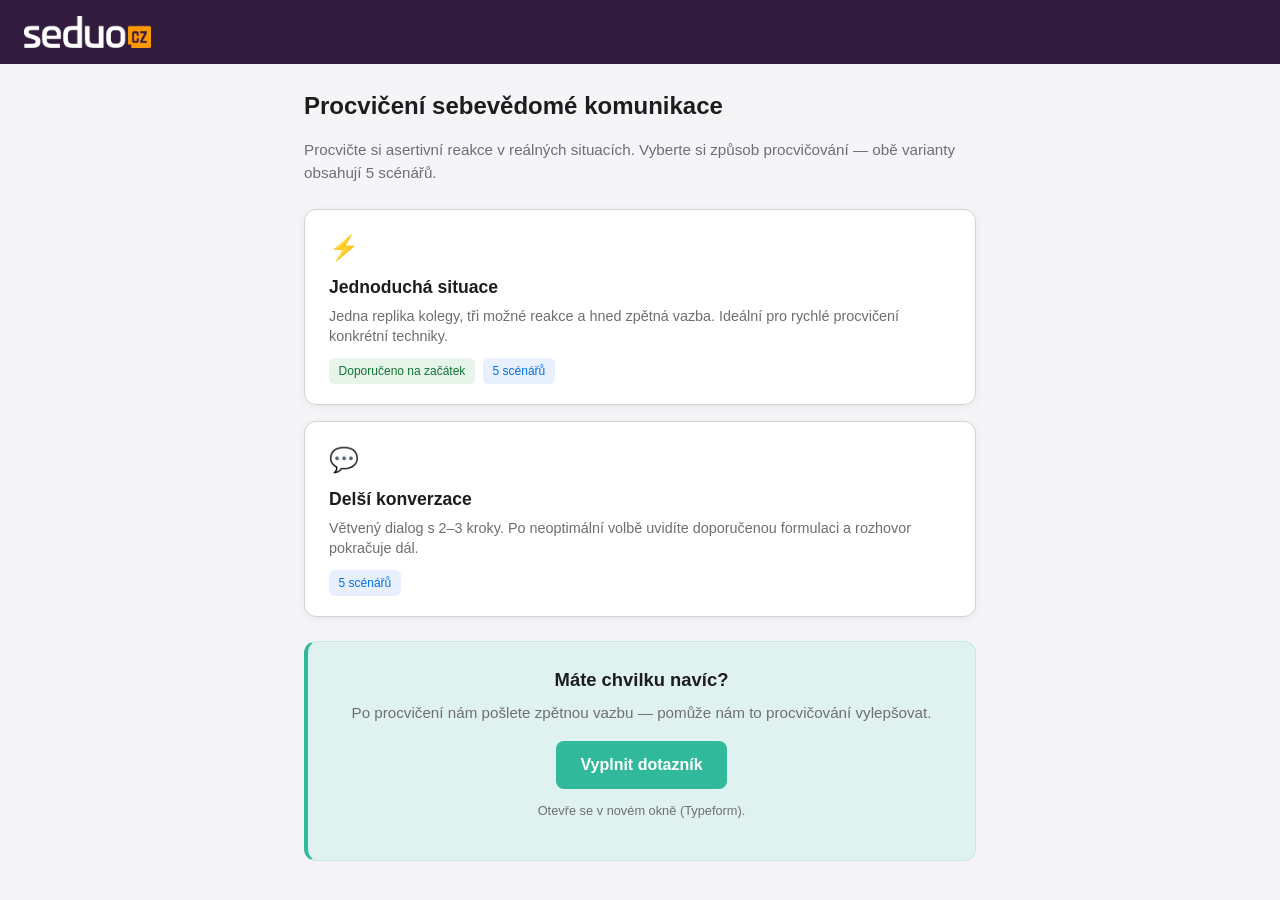
<file: index.html>
<!DOCTYPE html>
<html lang="cs">
<head>
  <meta charset="UTF-8">
  <meta name="viewport" content="width=device-width, initial-scale=1">
  <meta http-equiv="Cache-Control" content="no-cache, no-store, must-revalidate">
  <meta http-equiv="Pragma" content="no-cache">
  <meta http-equiv="Expires" content="0">
  <title>Procvičení sebevědomé komunikace – Seduo</title>
  <link rel="stylesheet" href="site.css?v=20260612">
</head>
<body>
  <header class="seduo-header">
    <img src="Logo%20Seduo%20CZ%20bile.png" alt="Seduo CZ" class="seduo-header-logo">
  </header>
  <main class="seduo-main">
    <h1 class="seduo-title">Procvičení sebevědomé komunikace</h1>
    <p class="seduo-desc">Procvičte si asertivní reakce v reálných situacích. Vyberte si způsob procvičování — obě varianty obsahují 5 scénářů.</p>

    <div class="exercise-grid">
      <a href="roleplay.html" class="exercise-card">
        <div class="icon">⚡</div>
        <div class="title">Jednoduchá situace</div>
        <p class="desc">Jedna replika kolegy, tři možné reakce a hned zpětná vazba. Ideální pro rychlé procvičení konkrétní techniky.</p>
        <div class="badges">
          <span class="badge recommended">Doporučeno na začátek</span>
          <span class="badge">5 scénářů</span>
        </div>
      </a>
      <a href="roleplay-branched.html" class="exercise-card">
        <div class="icon">💬</div>
        <div class="title">Delší konverzace</div>
        <p class="desc">Větvený dialog s 2–3 kroky. Po neoptimální volbě uvidíte doporučenou formulaci a rozhovor pokračuje dál.</p>
        <div class="badges"><span class="badge">5 scénářů</span></div>
      </a>
    </div>

    <div class="typeform-card">
      <h2>Máte chvilku navíc?</h2>
      <p>Po procvičení nám pošlete zpětnou vazbu — pomůže nám to procvičování vylepšovat.</p>
      <a class="btn-typeform" href="https://lmc4.typeform.com/to/emV4D50T" target="_blank" rel="noopener noreferrer">Vyplnit dotazník</a>
      <p class="typeform-note">Otevře se v novém okně (Typeform).</p>
    </div>
  </main>
</body>
</html>
</file>
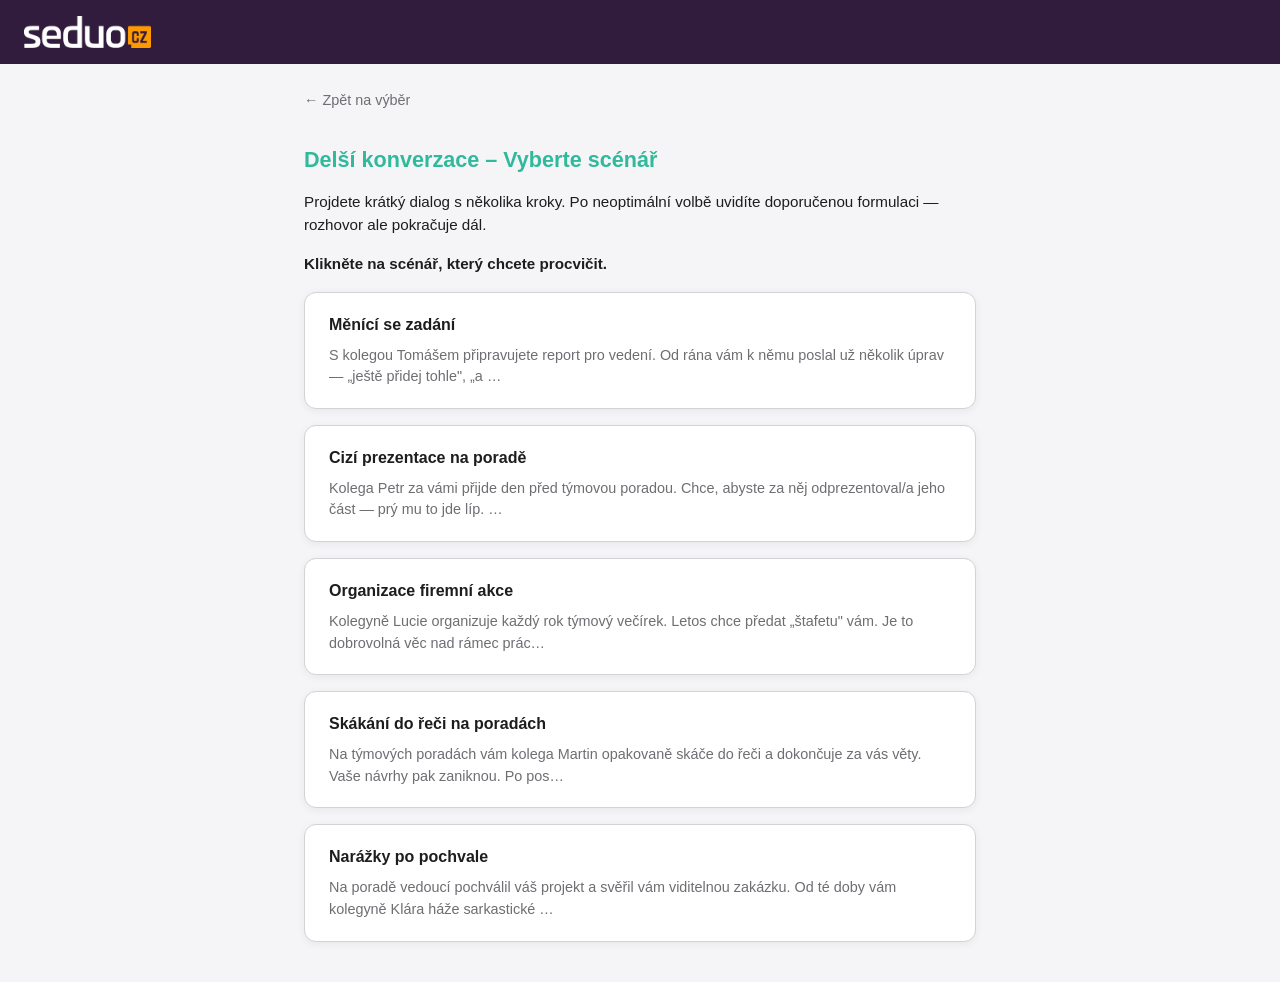
<file: roleplay-branched.html>
<!DOCTYPE html>
<html lang="cs">
<head>
  <meta charset="UTF-8">
  <meta name="viewport" content="width=device-width, initial-scale=1">
  <title>Delší konverzace – Sebevědomá komunikace</title>
  <link rel="stylesheet" href="site.css?v=20260612">
</head>
<body>
  <header class="seduo-header">
    <img src="Logo%20Seduo%20CZ%20bile.png" alt="Seduo CZ" class="seduo-header-logo">
  </header>
  <main class="seduo-main">
    <div class="back-links">
      <a href="index.html" class="back-link">← Zpět na výběr</a>
    </div>

    <div id="screen-list">
      <h2 class="seduo-scenario-title">Delší konverzace – Vyberte scénář</h2>
      <p class="context-block">Projdete krátký dialog s několika kroky. Po neoptimální volbě uvidíte doporučenou formulaci — rozhovor ale pokračuje dál.</p>
      <p class="context-block" style="font-weight: 600;">Klikněte na scénář, který chcete procvičit.</p>
      <div id="scenario-cards"></div>
    </div>

    <div id="screen-intro" class="hidden">
      <h2 class="seduo-scenario-title" id="intro-title"></h2>
      <p class="context-block" id="intro-context"></p>
      <p class="context-block"><strong>Cíl:</strong> <span id="intro-goal"></span></p>
      <p class="context-block roleplay-intro-prep">Až budete připraveni, klikněte na Začít a přejdete do situace.</p>
      <button type="button" class="btn" id="btn-start">Začít</button>
      <button type="button" class="btn btn-secondary" id="btn-back-list">Zpět na výběr</button>
    </div>

    <div id="screen-play" class="hidden">
      <h2 class="seduo-scenario-title" id="play-title"></h2>
      <p class="context-block" id="play-context"></p>
      <div class="dialogue-container">
        <div class="dialogue" id="dialogue"></div>
        <div id="panel-choice">
          <div class="choice-label">Jak zareagujete?</div>
          <div id="step-options" class="roleplay-options"></div>
        </div>
        <div id="panel-response" class="hidden">
          <div id="optimal-feedback" class="feedback hidden"></div>
          <div id="suboptimal-panel" class="suboptimal-panel hidden">
            <p class="suboptimal-title">Tato volba nebyla optimální.</p>
            <p class="suboptimal-label">Doporučená formulace:</p>
            <p id="recommended-text" class="recommended-text"></p>
            <p id="recommended-why" class="recommended-why"></p>
          </div>
          <button type="button" class="btn" id="btn-continue">Pokračovat v rozhovoru</button>
        </div>
      </div>
    </div>

    <div id="screen-end" class="hidden">
      <h2 class="seduo-scenario-title" id="end-title"></h2>
      <div class="ending-summary" id="ending-summary"></div>
      <div id="microkurz-panel" class="microkurz-panel hidden"></div>
      <div class="typeform-card">
        <h2>Máte chvilku navíc?</h2>
        <p>Pošlete nám zpětnou vazbu k procvičování.</p>
        <a class="btn-typeform" id="typeform-link" href="#" target="_blank" rel="noopener noreferrer">Vyplnit dotazník</a>
        <p class="typeform-note">Otevře se v novém okně (Typeform).</p>
      </div>
      <div style="margin-top: 1rem;">
        <button type="button" class="btn btn-secondary" id="btn-retry">Zkusit znovu</button>
        <button type="button" class="btn btn-secondary" id="btn-other">Vybrat jiný scénář</button>
      </div>
    </div>
  </main>

  <script>
    let data = { scenarios: [], typeformUrl: 'https://lmc4.typeform.com/to/emV4D50T' };
    let currentScenario = null;
    let currentNodeId = null;
    let dialogueHistory = [];
    let suboptimalCount = 0;
    let phaseErrors = {};
    let pendingNext = null;
    let lastChoice = null;

    const screens = {
      list: document.getElementById('screen-list'),
      intro: document.getElementById('screen-intro'),
      play: document.getElementById('screen-play'),
      end: document.getElementById('screen-end')
    };

    function showScreen(name) {
      Object.values(screens).forEach(s => s.classList.add('hidden'));
      screens[name].classList.remove('hidden');
    }

    function escapeHtml(s) {
      const div = document.createElement('div');
      div.textContent = s;
      return div.innerHTML;
    }

    function renderScenarioList() {
      const el = document.getElementById('scenario-cards');
      el.innerHTML = data.scenarios.map(s => `
        <div class="card card-clickable" data-id="${s.id}">
          <strong>${escapeHtml(s.title)}</strong>
          <p style="margin: 0.5rem 0 0; font-size: 0.9rem; color: var(--seduo-muted);">${escapeHtml(s.context.length > 120 ? s.context.slice(0, 120) + '…' : s.context)}</p>
        </div>
      `).join('');
      el.querySelectorAll('.card').forEach(card => {
        card.addEventListener('click', () => selectScenario(card.dataset.id));
      });
    }

    function selectScenario(id) {
      currentScenario = data.scenarios.find(s => s.id === id);
      if (!currentScenario) return;
      document.getElementById('intro-title').textContent = currentScenario.title;
      document.getElementById('intro-context').textContent = currentScenario.context;
      document.getElementById('intro-goal').textContent = currentScenario.goal;
      showScreen('intro');
    }

    function resetSession() {
      dialogueHistory = [];
      suboptimalCount = 0;
      phaseErrors = {};
      pendingNext = null;
      lastChoice = null;
      currentNodeId = currentScenario.startNode;
    }

    function startScenario() {
      resetSession();
      document.getElementById('play-title').textContent = currentScenario.title;
      document.getElementById('play-context').textContent = currentScenario.context;
      renderNode();
      showScreen('play');
    }

    function renderDialogue() {
      const partner = currentScenario.partnerName || 'Kolega';
      let html = '';
      dialogueHistory.forEach(turn => {
        html += `<div class="chat-row partner"><div class="chat-avatar">😟</div><div class="chat-bubble"><span class="chat-who">${escapeHtml(partner)}</span>${escapeHtml(turn.partner)}</div></div>`;
        html += `<div class="chat-row you"><div class="chat-bubble">${escapeHtml(turn.you)}</div><div class="chat-avatar">😊</div></div>`;
      });
      const node = currentScenario.nodes[currentNodeId];
      if (node) {
        html += `<div class="chat-row partner"><div class="chat-avatar">😟</div><div class="chat-bubble"><span class="chat-who">${escapeHtml(partner)}</span>${escapeHtml(node.partnerLine)}</div></div>`;
      }
      document.getElementById('dialogue').innerHTML = html;
    }

    function renderNode() {
      const node = currentScenario.nodes[currentNodeId];
      if (!node) return;
      renderDialogue();
      document.getElementById('panel-choice').classList.remove('hidden');
      document.getElementById('panel-response').classList.add('hidden');
      const optsEl = document.getElementById('step-options');
      optsEl.innerHTML = node.options.map((opt, i) => `
        <button type="button" class="option-btn" data-index="${i}">
          <span class="opt-num">${i + 1}</span>
          <span class="opt-text">${escapeHtml(opt.text)}</span>
        </button>
      `).join('');
      optsEl.querySelectorAll('.option-btn').forEach(btn => {
        btn.addEventListener('click', () => onOptionClick(parseInt(btn.dataset.index, 10)));
      });
    }

    function onOptionClick(index) {
      const node = currentScenario.nodes[currentNodeId];
      const opt = node.options[index];
      lastChoice = opt;
      dialogueHistory.push({ partner: node.partnerLine, you: opt.text });

      document.querySelectorAll('#step-options .option-btn').forEach((b, i) => {
        b.disabled = true;
        if (i === index) b.classList.add('selected');
      });
      renderDialogue();

      if (!opt.optimal) {
        suboptimalCount++;
        if (node.phase) phaseErrors[node.phase] = true;
      }

      document.getElementById('panel-choice').classList.add('hidden');
      document.getElementById('panel-response').classList.remove('hidden');

      const optimalFb = document.getElementById('optimal-feedback');
      const subPanel = document.getElementById('suboptimal-panel');
      if (opt.optimal) {
        optimalFb.textContent = opt.feedback;
        optimalFb.className = 'feedback assertive';
        optimalFb.classList.remove('hidden');
        subPanel.classList.add('hidden');
      } else {
        optimalFb.classList.add('hidden');
        subPanel.classList.remove('hidden');
        document.getElementById('recommended-text').textContent = opt.recommendedText || '';
        document.getElementById('recommended-why').textContent = opt.recommendedWhy || '';
      }

      pendingNext = opt.next;
    }

    function continueDialogue() {
      if (!pendingNext) return;
      if (pendingNext.startsWith('end_')) {
        showEnding(pendingNext);
        return;
      }
      currentNodeId = pendingNext;
      pendingNext = null;
      lastChoice = null;
      renderNode();
    }

    function getMicrokurzRecommendations() {
      if (suboptimalCount === 0) return [];
      if (currentScenario.microkurzByPhase) {
        const recs = [];
        if (phaseErrors[1]) recs.push(currentScenario.microkurzByPhase['1']);
        if (phaseErrors[2] || phaseErrors[3]) recs.push(currentScenario.microkurzByPhase['2']);
        const seen = new Set();
        return recs.filter(r => {
          const k = r.title;
          if (seen.has(k)) return false;
          seen.add(k);
          return true;
        });
      }
      if (currentScenario.defaultMicrokurz) return [currentScenario.defaultMicrokurz];
      return [];
    }

    function showEnding(endId) {
      const ending = currentScenario.endings[endId];
      document.getElementById('end-title').textContent = currentScenario.title;
      document.getElementById('ending-summary').textContent = ending ? ending.summary : '';
      const mkPanel = document.getElementById('microkurz-panel');
      const recs = (ending && ending.recommendMicrokurz) ? getMicrokurzRecommendations() : [];
      if (recs.length) {
        mkPanel.innerHTML = `
          <p class="microkurz-intro">Doporučujeme projít si microkurz:</p>
          ${recs.map(r => `<p class="microkurz-item"><strong>${escapeHtml(r.title)}</strong><br><span class="microkurz-lecturer">Lektorka: ${escapeHtml(r.lecturer)}</span></p>`).join('')}
        `;
        mkPanel.classList.remove('hidden');
      } else {
        mkPanel.classList.add('hidden');
        mkPanel.innerHTML = '';
      }
      document.getElementById('typeform-link').href = data.typeformUrl;
      showScreen('end');
    }

    document.getElementById('btn-start').addEventListener('click', startScenario);
    document.getElementById('btn-back-list').addEventListener('click', () => showScreen('list'));
    document.getElementById('btn-continue').addEventListener('click', continueDialogue);
    document.getElementById('btn-retry').addEventListener('click', startScenario);
    document.getElementById('btn-other').addEventListener('click', () => showScreen('list'));

    fetch('scenarios-branched.json')
      .then(r => r.json())
      .then(json => {
        data = json;
        renderScenarioList();
      })
      .catch(() => {
        document.getElementById('scenario-cards').innerHTML = '<p class="context-block">Nepodařilo se načíst scénáře. Obnovte stránku.</p>';
      });
  </script>
</body>
</html>
</file>
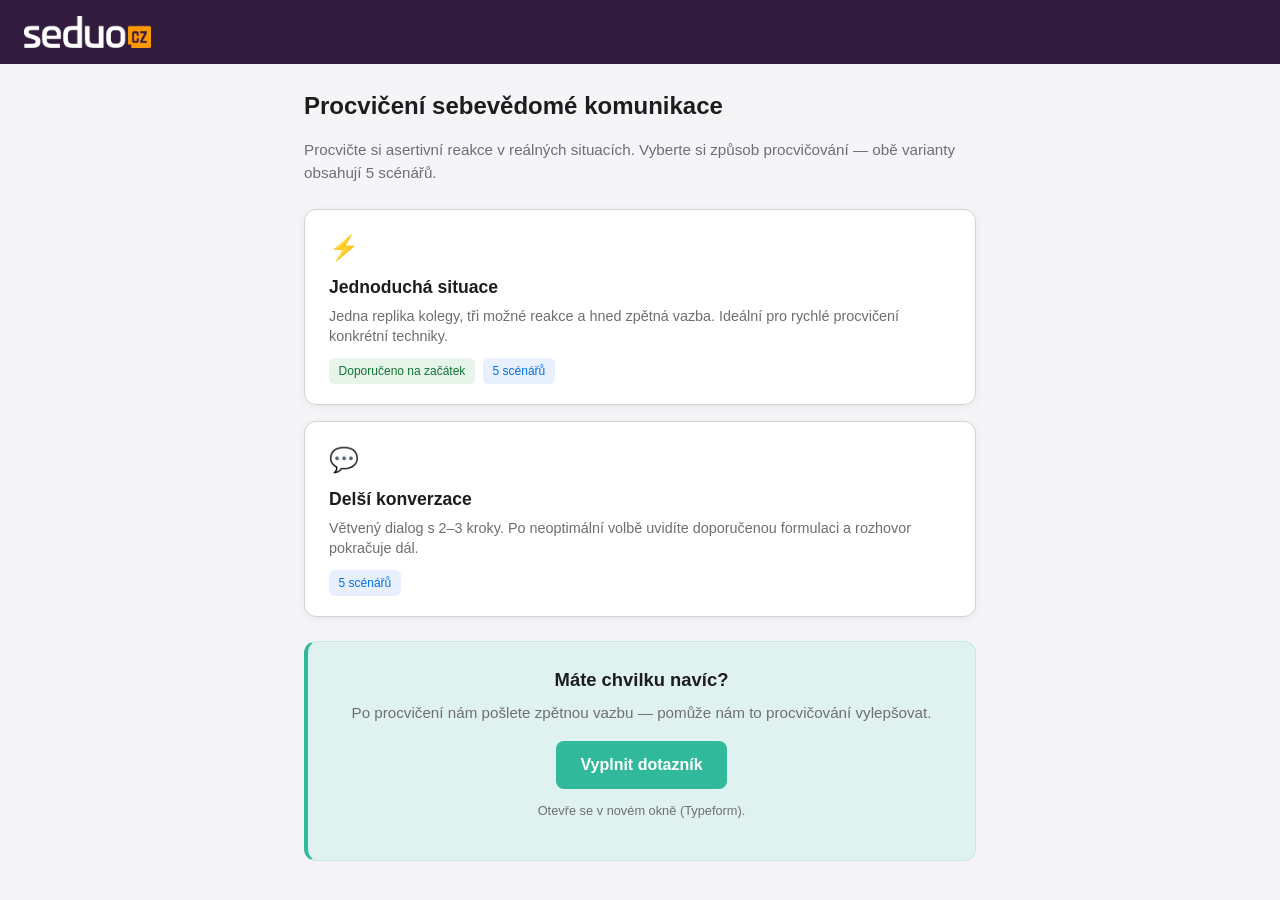
<file: roleplay-free.html>
<!DOCTYPE html>
<html lang="cs">
<head>
  <meta charset="UTF-8">
  <meta http-equiv="Cache-Control" content="no-cache, no-store, must-revalidate">
  <title>Přesměrování…</title>
  <script>location.replace('index.html?from=legacy-free');</script>
</head>
<body>
  <p><a href="index.html">Pokračovat na procvičení sebevědomé komunikace</a></p>
</body>
</html>
</file>
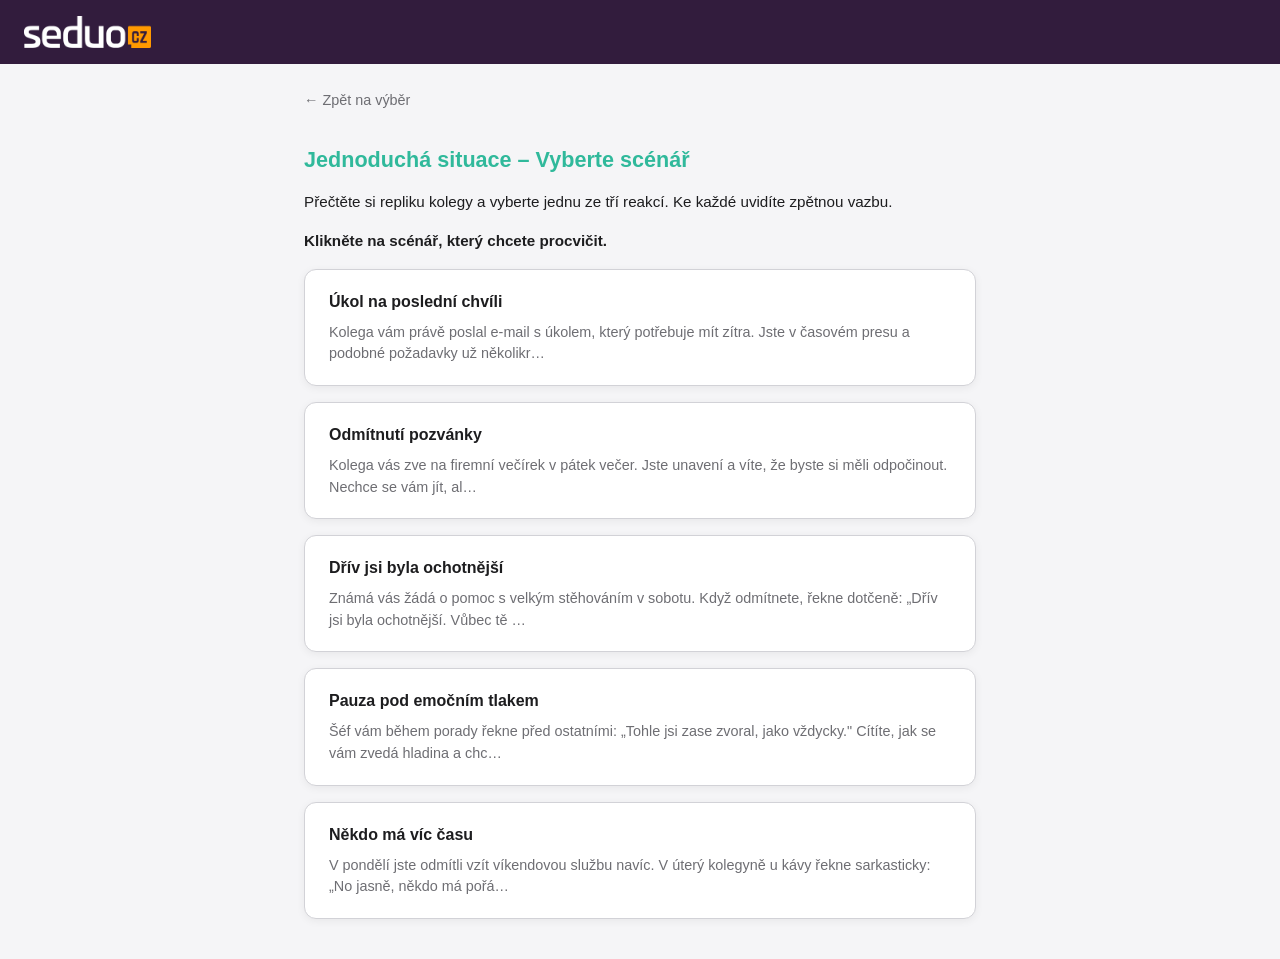
<file: roleplay.html>
<!DOCTYPE html>
<html lang="cs">
<head>
  <meta charset="UTF-8">
  <meta name="viewport" content="width=device-width, initial-scale=1">
  <title>Jednoduchá situace – Sebevědomá komunikace</title>
  <link rel="stylesheet" href="site.css?v=20260612">
</head>
<body>
  <header class="seduo-header">
    <img src="Logo%20Seduo%20CZ%20bile.png" alt="Seduo CZ" class="seduo-header-logo">
  </header>
  <main class="seduo-main">
    <div class="back-links">
      <a href="index.html" class="back-link">← Zpět na výběr</a>
    </div>

    <div id="screen-list">
      <h2 class="seduo-scenario-title">Jednoduchá situace – Vyberte scénář</h2>
      <p class="context-block">Přečtěte si repliku kolegy a vyberte jednu ze tří reakcí. Ke každé uvidíte zpětnou vazbu.</p>
      <p class="context-block" style="font-weight: 600;">Klikněte na scénář, který chcete procvičit.</p>
      <div id="scenario-cards"></div>
    </div>

    <div id="screen-intro" class="hidden">
      <h2 class="seduo-scenario-title" id="intro-title"></h2>
      <p class="context-block" id="intro-context"></p>
      <p class="context-block"><strong>Cíl:</strong> <span id="intro-goal"></span></p>
      <p class="context-block roleplay-intro-prep">Až budete připraveni, klikněte na Začít a přejdete do situace.</p>
      <button type="button" class="btn" id="btn-start">Začít</button>
      <button type="button" class="btn btn-secondary" id="btn-back-list">Zpět na výběr</button>
    </div>

    <div id="screen-step" class="hidden">
      <h2 class="seduo-scenario-title" id="step-scenario-title"></h2>
      <p class="context-block" id="step-context"></p>
      <div class="dialogue-container">
        <div class="dialogue" id="dialogue-accumulated"></div>
        <div class="choice-label" id="choice-label">Jak zareagujete?</div>
        <div id="step-options" class="roleplay-options"></div>
        <div id="step-result" class="hidden">
          <div id="result-feedback" class="feedback"></div>
          <div id="step-actions">
            <button type="button" class="btn btn-secondary" id="btn-try-again">Zkusit znovu</button>
            <button type="button" class="btn btn-secondary" id="btn-pick-other">Vybrat jiný scénář</button>
          </div>
        </div>
      </div>
      <div id="step-typeform" class="typeform-card hidden">
        <h2>Hotovo — jak vám to šlo?</h2>
        <p>Pošlete nám krátkou zpětnou vazbu k procvičování.</p>
        <a class="btn-typeform" id="typeform-link" href="https://lmc4.typeform.com/to/emV4D50T" target="_blank" rel="noopener noreferrer">Vyplnit dotazník</a>
      </div>
    </div>
  </main>

  <script>
    const TYPEFORM_URL = 'https://lmc4.typeform.com/to/emV4D50T';
    let scenarios = [];
    let currentScenario = null;

    const screenList = document.getElementById('screen-list');
    const screenIntro = document.getElementById('screen-intro');
    const screenStep = document.getElementById('screen-step');
    const scenarioCards = document.getElementById('scenario-cards');
    const introTitle = document.getElementById('intro-title');
    const introContext = document.getElementById('intro-context');
    const introGoal = document.getElementById('intro-goal');
    const stepScenarioTitle = document.getElementById('step-scenario-title');
    const stepContext = document.getElementById('step-context');
    const dialogueAccumulated = document.getElementById('dialogue-accumulated');
    const stepOptions = document.getElementById('step-options');
    const stepResult = document.getElementById('step-result');
    const resultFeedback = document.getElementById('result-feedback');
    const stepTypeform = document.getElementById('step-typeform');
    const btnStart = document.getElementById('btn-start');
    const btnBackList = document.getElementById('btn-back-list');
    const btnTryAgain = document.getElementById('btn-try-again');
    const btnPickOther = document.getElementById('btn-pick-other');

    function showScreen(screen) {
      [screenList, screenIntro, screenStep].forEach(s => s.classList.add('hidden'));
      screen.classList.remove('hidden');
    }

    function escapeHtml(s) {
      const div = document.createElement('div');
      div.textContent = s;
      return div.innerHTML;
    }

    function renderScenarioList() {
      scenarioCards.innerHTML = scenarios.map(s => `
        <div class="card card-clickable" data-id="${s.id}">
          <strong>${escapeHtml(s.title)}</strong>
          <p style="margin: 0.5rem 0 0; font-size: 0.9rem; color: var(--seduo-muted);">${escapeHtml(s.context.length > 120 ? s.context.slice(0, 120) + '…' : s.context)}</p>
        </div>
      `).join('');
      scenarioCards.querySelectorAll('.card').forEach(card => {
        card.addEventListener('click', () => selectScenario(card.dataset.id));
      });
    }

    function selectScenario(id) {
      currentScenario = scenarios.find(s => s.id === id);
      if (!currentScenario) return;
      introTitle.textContent = currentScenario.title;
      introContext.textContent = currentScenario.context;
      introGoal.textContent = currentScenario.goal;
      showScreen(screenIntro);
    }

    function startScenario() {
      renderStep();
      showScreen(screenStep);
    }

    function renderStep() {
      const step = currentScenario.steps[0];
      stepScenarioTitle.textContent = currentScenario.title;
      stepContext.textContent = currentScenario.context;
      dialogueAccumulated.innerHTML = `
        <div class="chat-row partner">
          <div class="chat-avatar">😟</div>
          <div class="chat-bubble">${escapeHtml(step.partnerLine)}</div>
        </div>`;
      stepOptions.innerHTML = step.options.map((opt, i) => `
        <button type="button" class="option-btn" data-index="${i}">
          <span class="opt-num">${i + 1}</span>
          <span class="opt-text">${escapeHtml(opt.text)}</span>
        </button>
      `).join('');
      stepResult.classList.add('hidden');
      stepTypeform.classList.add('hidden');
      stepOptions.querySelectorAll('.option-btn').forEach(btn => {
        btn.addEventListener('click', () => onOptionClick(parseInt(btn.dataset.index, 10)));
      });
    }

    function onOptionClick(optionIndex) {
      const step = currentScenario.steps[0];
      const opt = step.options[optionIndex];
      stepOptions.querySelectorAll('.option-btn').forEach((b, i) => {
        b.disabled = true;
        if (i === optionIndex) b.classList.add('selected');
      });
      const youRow = document.createElement('div');
      youRow.className = 'chat-row you';
      youRow.innerHTML = `<div class="chat-bubble">${escapeHtml(opt.text)}</div><div class="chat-avatar">😊</div>`;
      dialogueAccumulated.appendChild(youRow);
      resultFeedback.textContent = opt.feedback;
      resultFeedback.className = 'feedback ' + (opt.type || 'assertive');
      stepResult.classList.remove('hidden');
      stepTypeform.classList.remove('hidden');
    }

    function tryAgain() {
      renderStep();
    }

    function pickOtherScenario() {
      showScreen(screenList);
      currentScenario = null;
    }

    btnStart.addEventListener('click', startScenario);
    btnBackList.addEventListener('click', pickOtherScenario);
    btnTryAgain.addEventListener('click', tryAgain);
    btnPickOther.addEventListener('click', pickOtherScenario);

    fetch('scenarios-simple.json')
      .then(r => r.json())
      .then(data => {
        scenarios = data.scenarios;
        renderScenarioList();
      })
      .catch(() => {
        scenarioCards.innerHTML = '<p class="context-block">Nepodařilo se načíst scénáře. Obnovte stránku.</p>';
      });
  </script>
</body>
</html>
</file>
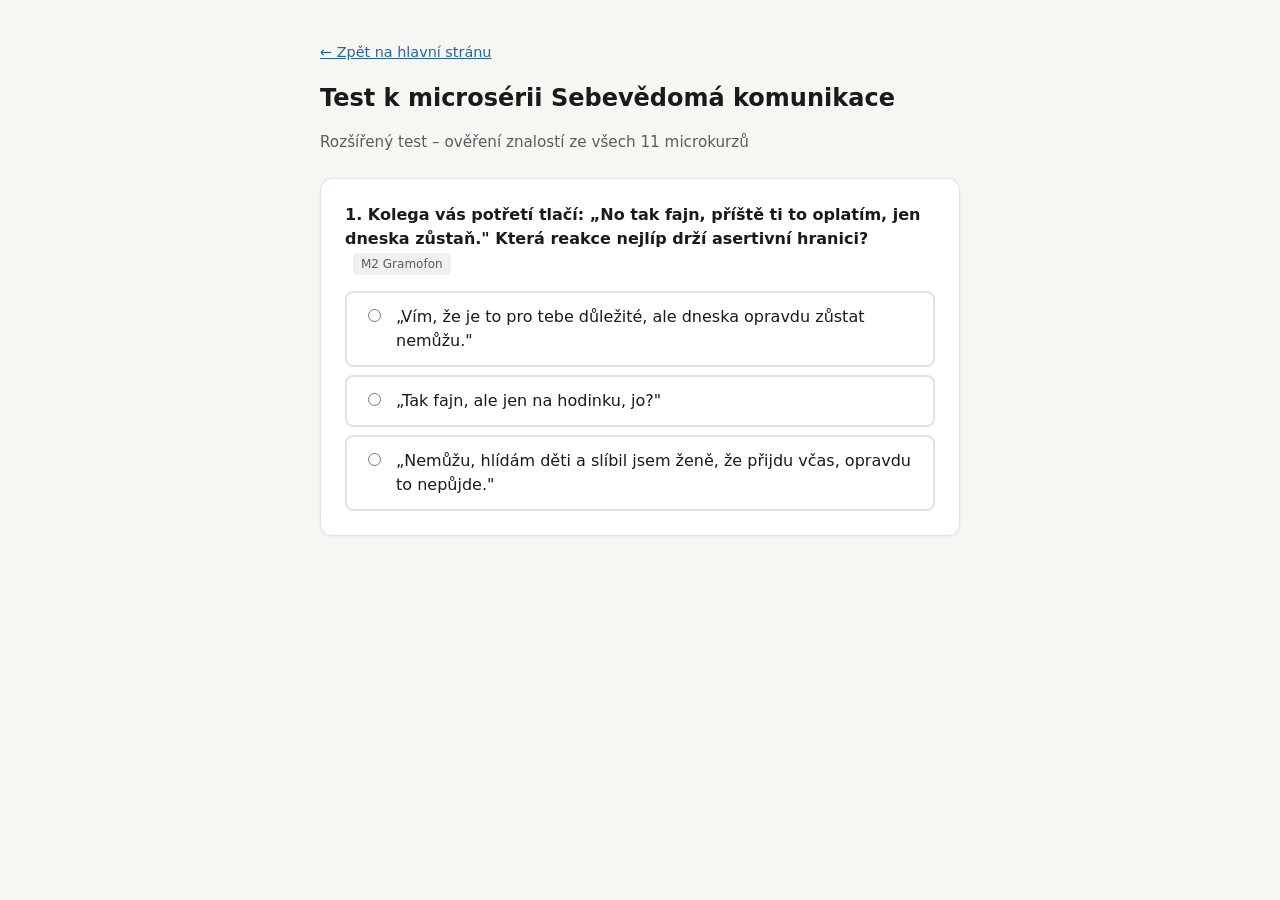
<file: test-sebevedoma-komunikace.html>
<!DOCTYPE html>
<html lang="cs">
<head>
  <meta charset="UTF-8">
  <meta name="viewport" content="width=device-width, initial-scale=1">
  <title>Test – Sebevědomá komunikace</title>
  <link rel="stylesheet" href="site.css">
  <style>
    :root {
      --bg: #f8f6f3;
      --card: #fff;
      --text: #1a1a1a;
      --muted: #5c5c5c;
      --correct: #0d6b2e;
      --wrong: #b91c1c;
      --accent: #2563a8;
      --accent-soft: #eaf2fb;
      --border: #e5e2de;
      --radius: 12px;
      --font: 'Segoe UI', system-ui, sans-serif;
    }
    * { box-sizing: border-box; }
    body {
      font-family: var(--font);
      background: var(--bg);
      color: var(--text);
      line-height: 1.5;
      margin: 0;
      padding: 1.5rem;
      min-height: 100vh;
    }
    .container { max-width: 640px; margin: 0 auto; }
    h1 {
      font-size: 1.5rem;
      font-weight: 600;
      margin: 0 0 0.5rem;
      color: var(--text);
    }
    .subtitle { color: var(--muted); font-size: 0.95rem; margin-bottom: 1.5rem; }
    .card {
      background: var(--card);
      border-radius: var(--radius);
      padding: 1.5rem;
      margin-bottom: 1rem;
      box-shadow: 0 1px 3px rgba(0,0,0,.06);
      border: 1px solid var(--border);
    }
    .question-title { font-weight: 600; margin-bottom: 1rem; }
    .options { display: flex; flex-direction: column; gap: 0.5rem; }
    label {
      display: flex;
      align-items: flex-start;
      gap: 0.75rem;
      padding: 0.75rem 1rem;
      border: 2px solid var(--border);
      border-radius: 8px;
      cursor: pointer;
      transition: border-color .15s, background .15s;
    }
    label:hover { border-color: var(--accent); background: #f0f7ff; }
    input[type="radio"] { margin-top: 0.2rem; flex-shrink: 0; }
    .option-text { flex: 1; }
    .feedback {
      margin-top: 1rem;
      padding: 1rem;
      border-radius: 8px;
      font-weight: 500;
    }
    .feedback.correct { background: #dcfce7; color: var(--correct); border: 1px solid #86efac; }
    .feedback.wrong { background: #fee2e2; color: var(--wrong); border: 1px solid #fca5a5; }
    .correct-answer { margin-top: 0.5rem; font-weight: 600; color: var(--correct); }
    .feedback-explain {
      margin-top: 0.75rem;
      font-weight: 400;
      font-size: 0.95rem;
      color: var(--text);
      background: #fff;
      padding: 0.75rem;
      border-radius: 6px;
      border: 1px solid var(--border);
    }
    .feedback-explain strong { color: inherit; }
    .btn {
      display: inline-block;
      padding: 0.75rem 1.5rem;
      background: var(--accent);
      color: #fff;
      border: none;
      border-radius: 8px;
      font-family: inherit;
      font-size: 1rem;
      font-weight: 600;
      cursor: pointer;
      margin-top: 1rem;
    }
    .btn:hover { filter: brightness(1.05); }
    .btn:disabled { opacity: 0.6; cursor: not-allowed; }
    .score-card {
      text-align: center;
      padding: 2rem;
    }
    .score-number { font-size: 2.5rem; font-weight: 700; color: var(--accent); }
    .score-label { color: var(--muted); margin-top: 0.25rem; }
    .section-title {
      font-size: 1.25rem;
      font-weight: 600;
      margin: 2rem 0 1rem;
      padding-bottom: 0.5rem;
      border-bottom: 2px solid var(--accent);
    }
    .challenge-card {
      border-left: 4px solid var(--accent);
    }
    .challenge-card p { margin: 0.5rem 0; }
    .challenge-options { margin-top: 1rem; }
    .hidden { display: none !important; }
    .recommend-card {
      background: var(--accent-soft);
      border-left: 4px solid var(--accent);
    }
    .recommend-card h3 {
      margin: 0 0 0.75rem;
      font-size: 1.1rem;
      color: var(--accent);
    }
    .recommend-list {
      list-style: none;
      padding: 0;
      margin: 0;
    }
    .recommend-list li {
      padding: 0.6rem 0;
      border-bottom: 1px solid rgba(37,99,168,.15);
    }
    .recommend-list li:last-child { border-bottom: none; }
    .recommend-list .mk-title { font-weight: 600; color: var(--text); }
    .recommend-list .mk-focus { display: block; color: var(--muted); font-size: 0.9rem; margin-top: 0.15rem; }
    .question-tag {
      display: inline-block;
      font-size: 0.75rem;
      color: var(--muted);
      background: #f0f0ee;
      padding: 0.15rem 0.5rem;
      border-radius: 4px;
      margin-left: 0.5rem;
      font-weight: 500;
    }
    .linked-microkurzy {
      margin-top: 0.5rem;
      font-size: 0.85rem;
      color: var(--muted);
    }
    .linked-microkurzy strong { color: var(--text); font-weight: 600; }
  </style>
</head>
<body>
  <div class="container">
    <p style="margin-bottom: 1rem;"><a href="index.html" style="color: var(--accent); font-size: 0.9rem;">← Zpět na hlavní stránu</a></p>
    <h1>Test k microsérii Sebevědomá komunikace</h1>
    <p class="subtitle">Rozšířený test – ověření znalostí ze všech 11 microkurzů</p>

    <div id="part1">
      <div id="questions-container"></div>
      <div id="next-wrap" class="hidden">
        <button type="button" class="btn" id="btn-next">Další otázka</button>
      </div>
      <div id="score-wrap" class="card score-card hidden">
        <div class="score-number" id="score-text">0 / 0</div>
        <div class="score-label">správných odpovědí</div>
      </div>
      <div id="recommend-wrap" class="card recommend-card hidden">
        <h3 id="recommend-title">Co si pustit znovu</h3>
        <ul class="recommend-list" id="recommend-list"></ul>
      </div>
      <div id="continue-wrap" class="hidden" style="text-align: center;">
        <button type="button" class="btn" id="btn-to-challenges">Pokračovat na Výzvy k akci</button>
      </div>
    </div>

    <div id="part2" class="hidden">
      <h2 class="section-title">Výzvy k akci</h2>
      <p class="subtitle">Není zde správná nebo špatná odpověď. U každé výzvy si vyberte, co začnete dělat. Po výběru u všech výzev se objeví tlačítko Dokončit test.</p>
      <div id="challenges-container"></div>
      <div id="finish-wrap" class="hidden" style="margin-top: 1.5rem;">
        <button type="button" class="btn" id="btn-finish">Dokončit test</button>
      </div>
    </div>

    <div id="part3" class="hidden">
      <h2 class="section-title">Vaše vybrané kroky</h2>
      <div id="summary-container" class="card"></div>
      <p class="card" style="margin-top: 1rem; font-size: 1.1rem;">
        <strong>Skvělé.</strong> Máte jasno, jaké budou vaše první kroky k sebevědomé komunikaci. Pusťte se do toho.
      </p>
    </div>

    <div id="part4" class="hidden">
      <div class="typeform-card">
        <h2>Jak se vám cvičení líbilo?</h2>
        <p>Krátký dotazník (cca 1 minuta) — pomůže nám zjistit, zda podobná cvičení chcete i na Seduu.</p>
        <a class="btn-typeform" href="https://lmc4.typeform.com/to/emV4D50T"
           target="_blank" rel="noopener noreferrer">
          Vyplnit zpětnou vazbu
        </a>
        <p class="typeform-note">Otevře se v novém okně (Typeform).</p>
      </div>
    </div>
  </div>

  <script>
    // Mapa microkurzů — focus věta je to, co si má student z microkurzu odnést
    const MICROKURZ = {
      1:  { title: 'M1 Asertivita',       focus: 'Tři kroky: popis situace → co to s vámi dělá → návrh řešení.' },
      2:  { title: 'M2 Gramofon',         focus: 'Klidně opakovat stanovisko bez výmluv — ty otvírají prostor k vyjednávání.' },
      3:  { title: 'M3 Otevřené dveře',   focus: 'Souhlasit s částí sdělení, ale držet vlastní rozhodnutí.' },
      4:  { title: 'M4 Emoce',            focus: 'Rozpoznat spouštěč (red flag), říct si o pauzu, dýchat.' },
      5:  { title: 'M5 Žádost',           focus: 'Konkrétní žádost, ne tichá naděje. Žádost dává prostor i pro ne.' },
      6:  { title: 'M6 Odmítnutí',        focus: 'Krátké jasné ne bez omluvy za rozhodnutí.' },
      7:  { title: 'M7 Feedback',         focus: 'Popis chování + já-sdělení + návrh, ne nálepka osoby.' },
      8:  { title: 'M8 Mindset',          focus: 'Asertivita stojí na rovnosti a asertivních právech.' },
      9:  { title: 'M9 Výčitky',          focus: 'Pojmenovat pasivní agresivitu klidně, nepřijímat vinu.' },
      10: { title: 'M10 Zůstat u sebe',   focus: 'Empatie k emoci druhého + držení vlastního rozhodnutí.' },
      11: { title: 'M11 Techniky',        focus: 'Asertivita je střed mezi pasivitou a agresí.' }
    };

    // Banka 25 otázek — každá otázka má primární microkurz, vysvětlení správné odpovědi a hint při chybě
    const QUESTION_BANK = [
      // ===== M1 Asertivita =====
      {
        id: 1, microkurz: 1,
        question: 'Jaké jsou tři kroky asertivní komunikace?',
        options: [
          'Popis situace – vyjádřit otevřeně emoce – formulovat výčitku',
          'Popis situace – co to s vámi dělá – návrh řešení',
          'Já-výrok – kritika druhé strany – shrnutí co mi vadilo'
        ],
        correctIndex: 1,
        whyCorrect: 'Tři kroky asertivity: popis situace věcně → já-sdělení (co to s vámi dělá) → konkrétní návrh řešení.',
        whyWrongHint: 'Asertivní struktura nemá výčitku ani kritiku osoby. Vždy je tam popis situace, dopad na vás a návrh dalšího kroku.'
      },
      {
        id: 3, microkurz: 1,
        question: 'Jak byste asertivně zareagovali, když vám kolega pošle opakovaně úkol na poslední chvíli?',
        options: [
          '„Když mi úkol přijde tak pozdě, nestihnu ho dnes udělat. Můžeš mi ho poslat o den dřív?"',
          '„Tohle mi práci dost zkomplikuje. Takto to opravdu nejde."',
          '„Když to chodí takhle pozdě, je to pro mě náročné. Takhle se nedá vůbec pracovat."'
        ],
        correctIndex: 0,
        whyCorrect: 'Popisujete dopad a navrhujete konkrétní změnu (poslat dříve). Žádná nálepka, žádné obviňování.',
        whyWrongHint: 'Druhé varianty zůstávají u kritiky bez návrhu, jak věci napravit. Asertivita = situace + dopad + návrh.'
      },

      // ===== M2 Gramofon =====
      {
        id: 13, microkurz: 2,
        question: 'Kolega vás potřetí tlačí: „No tak fajn, příště ti to oplatím, jen dneska zůstaň." Která reakce nejlíp drží asertivní hranici?',
        options: [
          '„Vím, že je to pro tebe důležité, ale dneska opravdu zůstat nemůžu."',
          '„Tak fajn, ale jen na hodinku, jo?"',
          '„Nemůžu, hlídám děti a slíbil jsem ženě, že přijdu včas, opravdu to nepůjde."'
        ],
        correctIndex: 0,
        whyCorrect: 'Technika poškrábané gramofonové desky: klidně opakujete stanovisko, nepřesvědčujete, neomlouváte se.',
        whyWrongHint: 'Buď jste ustoupil/a (B), nebo otevřel/a dveře k vyjednávání výmluvou (C, „tak si zavolej babičku"). Krátké „dnes to nejde" nemá kam pokračovat.'
      },
      {
        id: 14, microkurz: 2,
        question: 'Proč je při opakovaném tlaku lepší říct „dnes to nejde" než „nemůžu, hlídám děti"?',
        options: [
          'Krátkou odpověď druhá strana obvykle nepochopí, a tak ji opakujeme.',
          'Výmluva otvírá prostor pro vyjednávání („tak si zavolej babičku"). Krátké stanovisko nemá kam pokračovat.',
          'Žádný rozdíl, obojí říká totéž jiným způsobem.'
        ],
        correctIndex: 1,
        whyCorrect: 'Technika gramofonu = stručný klidný postoj bez návnad k vyjednávání.',
        whyWrongHint: 'Výmluvy umožňují druhému najít protinávrh. Krátké „nejde to" je síla, ne neslušnost.'
      },

      // ===== M3 Otevřené dveře =====
      {
        id: 15, microkurz: 3,
        question: 'Kamarádka říká: „Dřív jsi byla ochotnější." Která reakce je technikou otevřených dveří?',
        options: [
          '„Není to pravda, vždycky ti pomáhám!"',
          '„Možná máš pravdu, dřív jsem pomáhala víc. Dneska to ale opravdu nevezmu."',
          '„Když ti to nevyhovuje, tak si poraď sama."'
        ],
        correctIndex: 1,
        whyCorrect: 'Otevřené dveře = souhlasím s částí sdělení, ale rozhodnutí zůstává moje. Nebojuju, neustupuji.',
        whyWrongHint: '(A) je obrana, (C) protiútok. Místo toho „dveře pootevřít" — uznat část a držet rozhodnutí.'
      },
      {
        id: 16, microkurz: 3,
        question: 'K čemu slouží technika otevřených dveří?',
        options: [
          'Vyhnout se konfliktu tím, že druhému dáme zapravdu a změníme rozhodnutí.',
          'Slyšet druhého a souhlasit s částí jeho sdělení, ale zůstat u vlastního rozhodnutí.',
          'Vrátit narážku ironií, aby pochopil, co dělá špatně.'
        ],
        correctIndex: 1,
        whyCorrect: 'Princip „slyším tě, rozumím, ale moje rozhodnutí zůstává stejné" — neútočím, ani neotevírám bránu manipulaci.',
        whyWrongHint: 'Technika není o ústupu (A) ani o útoku (C). Je o uznání části + držení rozhodnutí.'
      },

      // ===== M4 Emoce =====
      {
        id: 17, microkurz: 4,
        question: 'Co jsou v asertivní komunikaci „red flags" (červené hadry)?',
        options: [
          'Pravidla, podle kterých rozeznáme manipulaci.',
          'Vlastní spouštěče — slova nebo situace, které nás spolehlivě vytočí. Jakmile je známe, můžeme se připravit.',
          'Varovné signály, že druhá strana lže.'
        ],
        correctIndex: 1,
        whyCorrect: 'Red flags = vlastní spouštěče. Když je znáte, máte šanci je zahlédnout dřív, než vás převálcují.',
        whyWrongHint: 'Red flags jsou vaše vlastní spouštěče, ne signály na druhé straně. Jakmile je rozpoznáte, můžete se připravit.'
      },
      {
        id: 18, microkurz: 4,
        question: 'Cítíte, jak ve vás roste vztek po spouštěcí větě kolegy. Jaký je nejlepší první asertivní krok?',
        options: [
          'Rovnou mu řeknete, co si o tom myslíte, dokud máte odvahu.',
          'Řeknete si o čas: „Potřebuju chvíli, ozvu se ti."',
          'Mlčíte a v sobě to dusíte, aby nedošlo k hádce.'
        ],
        correctIndex: 1,
        whyCorrect: 'Pauza není slabost, je to mistrovský tah — vědomá volba nenechat se unést emocí. Dech + chvíle navíc.',
        whyWrongHint: '(A) je vybouchnutí, (C) potlačení. Asertivita má vědomou pauzu — „potřebuju chvíli, ozvu se ti".'
      },

      // ===== M5 Žádost =====
      {
        id: 10, microkurz: 5,
        question: 'Co je základní rozdíl mezi asertivní žádostí a nátlakem?',
        options: [
          'Asertivní žádost dává druhému možnost říct i ne.',
          'Asertivní žádost je vždy delší.',
          'Asertivní žádost musí znít formálně.'
        ],
        correctIndex: 0,
        whyCorrect: 'Žádost dává druhému prostor říct ano i ne. Odmítnutí neznamená, že jste žádali špatně.',
        whyWrongHint: 'Délka ani formálnost o tom nerozhodují — rozhodující je svoboda druhého odmítnout. Nátlak tu svobodu odebírá.'
      },
      {
        id: 11, microkurz: 5,
        question: 'Co je typické pro asertivní žádost?',
        options: [
          'Necháte termín úplně otevřený.',
          'Navrhnete konkrétní čas nebo způsob.',
          'Požádáte druhého, aby se ozval, až bude mít chuť.'
        ],
        correctIndex: 1,
        whyCorrect: 'Konkrétní čas/způsob dává druhému možnost reálně reagovat („hodinu zítra odpoledne"), ne tipovat.',
        whyWrongHint: 'Otevřené „kdykoliv" nebo „až budeš chtít" obvykle skončí bez odpovědi. Konkrétní návrh je asertivní.'
      },
      {
        id: 12, microkurz: 5,
        question: 'Představte si, že potřebujete pomoc s přípravou prezentace. Jak to asertivně řeknete?',
        options: [
          '„Hele, nějak to teď vůbec nestíhám a doufám, že si toho všimneš… a pomůžeš."',
          '„Potřebuju pomoct s prezentací, jsem teď časově přetížený. Měl bys zítra čas to se mnou projít?"',
          '„No, já úplně nevím, jak to říct… asi bych potřeboval pomoct, ale nechci tě tím zdržovat."'
        ],
        correctIndex: 1,
        whyCorrect: 'Konkrétní potřeba + důvod + návrh času. Druhý ví, o co jde a jak může pomoct.',
        whyWrongHint: 'Naděje na uhodnutí (A) nebo nejistota (C) nedávají druhému, na co reagovat. Asertivní žádost je konkrétní.'
      },

      // ===== M6 Odmítnutí =====
      {
        id: 4, microkurz: 6,
        question: 'Co je cílem asertivního „NE"?',
        options: [
          'Být tvrdý a neústupný, aby druhá strana pochopila, kdo je pánem situace.',
          'Vyjádření vaší hranice s respektem k druhému, ale i k sobě.',
          'Odmítnout každou prosbu, která vám nepřináší okamžitý zisk.'
        ],
        correctIndex: 1,
        whyCorrect: 'Asertivní ne = hranice s respektem k druhému i k sobě. Není tvrdost ani sobectví.',
        whyWrongHint: 'Asertivní ne není útok ani osobní zisk — je to ochrana priorit s respektem.'
      },
      {
        id: 5, microkurz: 6,
        question: 'Jak poznáte, že vaše odmítnutí bylo formulováno jasně?',
        options: [
          'Vaše věta je srozumitelná a krátká.',
          'Necháte druhého hádat, jestli můžete nebo nemůžete.',
          'Ptáte se, zda není ještě jiná možnost.'
        ],
        correctIndex: 0,
        whyCorrect: 'Krátká, srozumitelná věta. Druhý nemusí hádat ani se na nic ptát.',
        whyWrongHint: 'Hádání nebo otevřené možnosti přesouvají rozhodnutí na druhého. Jasné ne je krátké a srozumitelné.'
      },
      {
        id: 6, microkurz: 6,
        question: 'Kolega vás zve na akci, na kterou se vám vůbec nechce jít, protože jste unavení. Jak by vypadala asertivní odpověď?',
        options: [
          '„Díky, že jsi na mě myslel, ale teď nemůžu/nehodí se mi to."',
          '„Jé, já bych strašně rád šel, ale víš, bolí mě hlava a musím ještě volat babičce…"',
          '„Možná se stavím později", i když víte, že nepřijdete.'
        ],
        correctIndex: 0,
        whyCorrect: 'Krátké poděkování + jasné ne, bez výmluv. Hranice jasné, vztah v pohodě.',
        whyWrongHint: 'Vymýšlení omluv (B) nebo nejasné „možná" (C) ztěžuje druhému plánování i důvěru.'
      },

      // ===== M7 Feedback =====
      {
        id: 2, microkurz: 7,
        question: 'Jak byste přeformulovali větu „Zase jsi přišel pozdě na schůzku" do asertivního stylu?',
        options: [
          '„Když schůzka začne pozdě, dostávám se do skluzu. Potřebuju, abychom začínali včas."',
          '„Když chodíš pozdě, jsi nezodpovědný a působí to, jako by ti na tom nezáleželo."',
          '„Tohle opakované zpoždění mi narušuje den, ještě jednou, tak uvidíš."'
        ],
        correctIndex: 0,
        whyCorrect: 'Popisujete chování a dopad („když schůzka začne pozdě, dostávám se do skluzu"), nehodnotíte osobu.',
        whyWrongHint: '(B) je nálepkování („jsi nezodpovědný"), (C) skrytá hrozba. Asertivní feedback = popis chování + dopad + potřeba.'
      },
      {
        id: 7, microkurz: 7,
        question: 'Co je principem já-sdělení?',
        options: [
          'Každá věta začínající slovem „já".',
          'Popis toho, co cítím a co potřebuji.',
          'Rozkaz formulovaný diplomaticky.'
        ],
        correctIndex: 1,
        whyCorrect: 'Já-sdělení mluví o tom, co cítím a co potřebuji, místo o tom, co druhý dělá špatně.',
        whyWrongHint: 'Já-sdělení není o slově „já" ani diplomatický rozkaz — je o popisu vlastních pocitů a potřeb.'
      },
      {
        id: 8, microkurz: 7,
        question: 'Představte si, že kolega něco odevzdal pozdě a vám to zkomplikovalo práci. Co uděláte?',
        options: [
          'Řeknete „Ty jsi zase všechno pokazil."',
          'Popíšete dopad na svou práci a řeknete, co potřebujete příště.',
          'Mlčky to přejdete.'
        ],
        correctIndex: 1,
        whyCorrect: 'Popis dopadu na práci + jasná žádost o změnu příště. Asertivní feedback ve třech krocích.',
        whyWrongHint: 'Útok na osobu (A) ani mlčení (C) nepomáhají. Mluvte o dopadu a o tom, co potřebujete.'
      },
      {
        id: 9, microkurz: 7,
        question: 'Jak asertivně formulovat situaci, kdy kolega nedodržel termín?',
        options: [
          '„Ty jsi nespolehlivý."',
          '„Když se nedodrží termín, mám potíže s navazující prací."',
          '„Nevím, proč ti to zase trvalo tak dlouho."'
        ],
        correctIndex: 1,
        whyCorrect: 'Popis situace a dopadu, ne nálepka osoby.',
        whyWrongHint: '„Jsi nespolehlivý" je nálepka, ne popis. Asertivní = popis chování + dopad.'
      },

      // ===== M8 Mindset =====
      {
        id: 19, microkurz: 8,
        question: 'Které tvrzení odpovídá asertivnímu mindsetu?',
        options: [
          '„Když řeknu ne, dělám něco špatně."',
          '„Mám právo říct ne, aniž bych se cítil/a proviněle. Mám stejnou hodnotu jako druhý."',
          '„Když jsem podřízený/á, musím vyhovět všemu, co nadřízený řekne."'
        ],
        correctIndex: 1,
        whyCorrect: 'Asertivita stojí na rovnosti — já i ty máme stejnou hodnotu. Asertivní práva platí i v práci.',
        whyWrongHint: 'Asertivita vychází z rovnosti, ne z viny ani z hierarchie. „Mám právo říct ne" je základní asertivní právo.'
      },
      {
        id: 20, microkurz: 8,
        question: 'Jaký je rozdíl mezi žádostí o laskavost a oprávněným požadavkem v práci?',
        options: [
          'Žádný — vždy je nutné vyhovět nadřízenému.',
          'Žádost o laskavost můžu odmítnout. Oprávněný požadavek (např. výsledek, za který beru plat) odmítnout nemůžu, ale můžu vyjednávat o podmínkách.',
          'Oprávněný požadavek znamená, že nemám právo nic říct.'
        ],
        correctIndex: 1,
        whyCorrect: 'Asertivita platí v obou případech: odmítnutí laskavosti je v pořádku, u oprávněného požadavku vyjednávám „jak", ne „jestli".',
        whyWrongHint: 'I v práci máte právo na slušné jednání a na vyjednání podmínek spolupráce.'
      },

      // ===== M9 Výčitky =====
      {
        id: 21, microkurz: 9,
        question: 'Kolegyně řekne sarkasticky: „No jasně, někdo má pořád víc času než ostatní." Která reakce je asertivní?',
        options: [
          '„Tak já to teda udělám, ať máš klid."',
          '„Zní to, jako by tě to mrzelo. Je něco, co bys mi chtěla říct napřímo?"',
          '„Když ti to vadí, tak si to udělej sama."'
        ],
        correctIndex: 1,
        whyCorrect: 'Pojmenování pasivní agresivity ji vytahuje na povrch a otevírá přímý dialog.',
        whyWrongHint: '(A) je kapitulace přijetím viny, (C) vrácení sarkazmu. Asertivita = pojmenovat klidně.'
      },
      {
        id: 22, microkurz: 9,
        question: 'Jaký je hlavní cíl výčitky nebo pasivní agresivity ve vás vyvolat?',
        options: [
          'Zájem a soucit s druhou stranou.',
          'Pocit viny — když na ni nezareagujete, emocionálně ztratí sílu.',
          'Jasný plán, jak věci napravit.'
        ],
        correctIndex: 1,
        whyCorrect: 'Výčitka cílí na pocit viny. Když místo viny zůstanete věcný/á a klidný/á, výčitka padne.',
        whyWrongHint: 'Cílem výčitky je vyvolat vinu, ne vyřešit věc. Nezapadejte do téhle hry.'
      },

      // ===== M10 Zůstat u sebe =====
      {
        id: 23, microkurz: 10,
        question: 'Druhá strana reaguje silnou emocí: „Fakt mě zklamáváš!" Co je mistrovství asertivity?',
        options: [
          'Změnit rozhodnutí, aby se druhý necítil zklamaně.',
          '„Rozumím, že tě to mrzí. I přesto to teď nemůžu udělat."',
          '„Ty ses na mě moc upnul, to si vyřeš sám."'
        ],
        correctIndex: 1,
        whyCorrect: 'Empatie + držení rozhodnutí. Přijímáte emoce druhého, ale nemění to vaši hranici.',
        whyWrongHint: 'Asertivita není ignorování emoce (C) ani kapitulace (A) — je to „slyším tě, ale zůstávám u svého".'
      },
      {
        id: 24, microkurz: 10,
        question: 'Co znamená „emoce druhých nejsou váš kompas"?',
        options: [
          'Mám ignorovat, jak se druhý cítí.',
          'Nezpochybňuju svoje rozhodnutí jen proto, že se druhému nelíbí. Kompas tvoří moje hodnoty, potřeby a hranice.',
          'Když se druhý zlobí, znamená to, že dělám něco špatně.'
        ],
        correctIndex: 1,
        whyCorrect: 'Empatii ano, ale rozhodování řídí vaše hodnoty a hranice, ne pocity druhého.',
        whyWrongHint: 'Emoce druhého neznamenají, že jste v chybě. Empatii ano, ale kompas je u vás.'
      },

      // ===== M11 Techniky =====
      {
        id: 25, microkurz: 11,
        question: 'Kolega v pátek odpoledne žádá o pomoc s prezentací. Která reakce je asertivní (ne pasivní ani agresivní)?',
        options: [
          '„No jo, tak ti teda pomůžu." (i když se vám nechce)',
          '„Děláš si ze mě srandu? Najdi si někoho jiného, koho budeš otravovat."',
          '„Chápu, že to chceš mít hotové, ale jsem teď úplně vyčerpaný. Když mi to příště dáš dřív, rád se zapojím."'
        ],
        correctIndex: 2,
        whyCorrect: 'Asertivita = upřímnost + respekt. Neponižujete sebe ani druhého a stojíte si za svým.',
        whyWrongHint: '(A) je pasivita (překračujete vlastní hranici), (B) agrese (útok). Asertivita je střed: jasné stanovisko s respektem.'
      }
    ];

    // Výzvy k akci s propojenými microkurzy
    const CHALLENGES = [
      {
        question: 'Co bude první věc, kterou změníte pro asertivnější komunikaci?',
        options: [
          'Začnu při konfliktech vědomě používat já-sdělení a navrhovat konkrétní řešení.',
          'Popíšu situaci, řeknu, co to se mnou dělá, a jasně vyjádřím svou potřebu.',
          'Ještě nevím – musím si promyslet, kde asertivitu nejčastěji potřebuji a jak začít.'
        ],
        linkedMicrokurzy: [1, 7]
      },
      {
        question: 'Co bude váš první krok k sebevědomějšímu a respektujícímu nastavení hranic?',
        options: [
          'Příště zkusím říct NE jasně a srozumitelně, bez zbytečného omlouvání a vysvětlování.',
          'Začnu své hranice komunikovat dřív a konkrétněji.',
          'Ještě nevím – potřebuju si ujasnit, kde mám hranice nejslabší a jak je chci vyjadřovat.'
        ],
        linkedMicrokurzy: [6, 11]
      },
      {
        question: 'Co jako první změníte, abyste dokázali říkat těžké věci jasně, ale citlivě?',
        options: [
          'Příště popíšu problém věcně a konkrétně, místo aby to vyznělo jako osobní kritika.',
          'Zkusím začít tím, co fungovalo, a teprve potom jasně pojmenuju, co je potřeba upravit.',
          'Stále zvažuju – potřebuju si ujasnit, jak najít rovnováhu mezi upřímností a ohleduplností.'
        ],
        linkedMicrokurzy: [7, 3]
      },
      {
        question: 'Co bude váš další krok k tomu, abyste si uměli jasně a asertivně říct o to, co potřebujete?',
        options: [
          'Příště svou potřebu pojmenuju konkrétně a jednoduše.',
          'Zkusím sdělit potřebu bez omlouvání a bez obav, že tím někoho zatížím — s respektem, ale pevně.',
          'Ještě nevím – musím si promyslet, v jakých situacích své potřeby nejčastěji nekomunikuju a kde chci začít.'
        ],
        linkedMicrokurzy: [5, 8]
      }
    ];

    /**
     * Selection logic — bere 1 otázku z každého microkurzu (zaručí pokrytí všech 11) + 4 náhodné navíc = 15 na session.
     * Garantuje, že každý student potká alespoň jednou každý microkurz, ale celý test nezabere víc než ~10 minut.
     */
    function selectQuestionsForSession() {
      const byMk = {};
      QUESTION_BANK.forEach(q => {
        if (!byMk[q.microkurz]) byMk[q.microkurz] = [];
        byMk[q.microkurz].push(q);
      });

      const selected = [];
      const usedIds = new Set();

      Object.keys(byMk).sort((a, b) => Number(a) - Number(b)).forEach(mkId => {
        const pool = byMk[mkId];
        const pick = pool[Math.floor(Math.random() * pool.length)];
        selected.push(pick);
        usedIds.add(pick.id);
      });

      const remaining = QUESTION_BANK.filter(q => !usedIds.has(q.id));
      const shuffledRemaining = remaining.sort(() => Math.random() - 0.5);
      const extras = shuffledRemaining.slice(0, 4);
      selected.push(...extras);

      return selected.sort(() => Math.random() - 0.5);
    }

    const sessionQuestions = selectQuestionsForSession();

    let currentQ = 0;
    let correctCount = 0;
    let answered = false;
    const wrongByMicrokurz = {}; // { microkurzId: počet chyb }

    const container = document.getElementById('questions-container');
    const nextWrap = document.getElementById('next-wrap');
    const scoreWrap = document.getElementById('score-wrap');
    const recommendWrap = document.getElementById('recommend-wrap');
    const recommendTitle = document.getElementById('recommend-title');
    const recommendList = document.getElementById('recommend-list');
    const continueWrap = document.getElementById('continue-wrap');
    const btnNext = document.getElementById('btn-next');
    const btnToChallenges = document.getElementById('btn-to-challenges');
    const part1 = document.getElementById('part1');
    const part2 = document.getElementById('part2');
    const part3 = document.getElementById('part3');
    const part4 = document.getElementById('part4');
    const challengesContainer = document.getElementById('challenges-container');
    const finishWrap = document.getElementById('finish-wrap');
    const btnFinish = document.getElementById('btn-finish');
    const summaryContainer = document.getElementById('summary-container');

    const challengeSelections = [];

    function renderQuestion() {
      answered = false;
      const q = sessionQuestions[currentQ];
      const correctOption = q.options[q.correctIndex];
      const mk = MICROKURZ[q.microkurz];

      container.innerHTML = `
        <div class="card">
          <div class="question-title">
            ${currentQ + 1}. ${q.question}
            <span class="question-tag">${mk.title}</span>
          </div>
          <div class="options" id="options">
            ${q.options.map((opt, i) => `
              <label>
                <input type="radio" name="answer" value="${i}">
                <span class="option-text">${opt}</span>
              </label>
            `).join('')}
          </div>
          <div id="feedback" class="hidden"></div>
        </div>
      `;

      const options = container.querySelectorAll('input[name="answer"]');
      const feedbackEl = container.querySelector('#feedback');

      options.forEach(radio => {
        radio.addEventListener('change', () => {
          if (answered) return;
          answered = true;
          const chosen = parseInt(radio.value, 10);
          const isCorrect = chosen === q.correctIndex;

          if (isCorrect) {
            correctCount++;
          } else {
            wrongByMicrokurz[q.microkurz] = (wrongByMicrokurz[q.microkurz] || 0) + 1;
          }

          feedbackEl.className = 'feedback ' + (isCorrect ? 'correct' : 'wrong');
          if (isCorrect) {
            feedbackEl.innerHTML = `
              ✓ Správně.
              <div class="feedback-explain"><strong>Proč:</strong> ${q.whyCorrect}</div>
            `;
          } else {
            feedbackEl.innerHTML = `
              ✗ Špatně. Správná odpověď:
              <div class="correct-answer">${correctOption}</div>
              <div class="feedback-explain">
                <strong>Co si z toho odnést:</strong> ${q.whyWrongHint}<br>
                <strong>Pusť si znovu:</strong> ${mk.title} — ${mk.focus}
              </div>
            `;
          }
          feedbackEl.classList.remove('hidden');

          options.forEach(r => { r.disabled = true; });
          nextWrap.classList.remove('hidden');
          if (currentQ === sessionQuestions.length - 1) {
            btnNext.textContent = 'Zobrazit výsledky';
          }
        });
      });
    }

    /**
     * Sestaví doporučení podle počtu chyb — top 3 microkurzy k zopakování.
     * Pokud student měl plný počet, ukáže pozitivní zprávu.
     */
    function buildRecommendations() {
      const entries = Object.entries(wrongByMicrokurz)
        .map(([mk, count]) => ({ mk: Number(mk), count }))
        .sort((a, b) => b.count - a.count)
        .slice(0, 3);

      if (entries.length === 0) {
        recommendTitle.textContent = 'Skvělé pokrytí všech 11 microkurzů';
        recommendList.innerHTML = `
          <li>
            <span class="mk-title">Pojďme do praxe</span>
            <span class="mk-focus">Vyzkoušejte si Výzvy k akci níže a zvolte jeden krok, který tento týden uděláte v reálné situaci.</span>
          </li>
        `;
        return;
      }

      recommendTitle.textContent = 'Co si pustit znovu';
      recommendList.innerHTML = entries.map(({ mk, count }) => {
        const info = MICROKURZ[mk];
        return `
          <li>
            <span class="mk-title">${info.title} <span style="color: var(--muted); font-weight: 400;">(${count}× chyba)</span></span>
            <span class="mk-focus">${info.focus}</span>
          </li>
        `;
      }).join('');
    }

    btnNext.addEventListener('click', () => {
      if (currentQ < sessionQuestions.length - 1) {
        currentQ++;
        btnNext.textContent = 'Další otázka';
        nextWrap.classList.add('hidden');
        renderQuestion();
      } else {
        nextWrap.classList.add('hidden');
        container.classList.add('hidden');
        document.getElementById('score-text').textContent = `${correctCount} / ${sessionQuestions.length}`;
        scoreWrap.classList.remove('hidden');
        buildRecommendations();
        recommendWrap.classList.remove('hidden');
        continueWrap.classList.remove('hidden');
      }
    });

    function checkAllChallengesSelected() {
      return CHALLENGES.length > 0 && challengeSelections.length === CHALLENGES.length &&
        challengeSelections.every(idx => idx !== undefined && idx !== null);
    }

    function updateFinishButton() {
      if (checkAllChallengesSelected()) {
        finishWrap.classList.remove('hidden');
      } else {
        finishWrap.classList.add('hidden');
      }
    }

    btnToChallenges.addEventListener('click', () => {
      part1.classList.add('hidden');
      part2.classList.remove('hidden');
      challengeSelections.length = 0;
      CHALLENGES.forEach((c, i) => {
        challengeSelections[i] = null;
        const linkedTitles = c.linkedMicrokurzy.map(mk => MICROKURZ[mk].title).join(', ');
        const card = document.createElement('div');
        card.className = 'card challenge-card';
        card.innerHTML = `
          <div class="question-title">${i + 1}. ${c.question}</div>
          <div class="challenge-options">
            ${c.options.map((opt, j) => `
              <label>
                <input type="radio" name="challenge-${i}" value="${j}">
                <span class="option-text">${opt}</span>
              </label>
            `).join('')}
          </div>
          <p><em>Vyberte si svůj další krok a zkuste ho opravdu udělat.</em></p>
          <p class="linked-microkurzy"><strong>K této oblasti:</strong> ${linkedTitles}</p>
        `;
        challengesContainer.appendChild(card);
        card.querySelectorAll('input[name="challenge-' + i + '"]').forEach(radio => {
          radio.addEventListener('change', () => {
            challengeSelections[i] = parseInt(radio.value, 10);
            updateFinishButton();
          });
        });
      });
    });

    btnFinish.addEventListener('click', () => {
      const list = CHALLENGES.map((c, i) => {
        const idx = challengeSelections[i];
        const text = idx !== null && c.options[idx] ? c.options[idx] : '';
        const linkedTitles = c.linkedMicrokurzy.map(mk => MICROKURZ[mk].title).join(', ');
        return `
          <li style="margin-bottom: 1rem;">
            <strong>${i + 1}. ${c.question}</strong><br>
            <span style="margin-left: 1em;">${text}</span>
            <span class="linked-microkurzy" style="margin-left: 1em; display: block;"><strong>Související microkurzy:</strong> ${linkedTitles}</span>
          </li>
        `;
      }).join('');
      summaryContainer.innerHTML = '<ol style="margin: 0; padding-left: 1.25rem;">' + list + '</ol>';
      part2.classList.add('hidden');
      part3.classList.remove('hidden');
      part4.classList.remove('hidden');
    });

    renderQuestion();
  </script>
</body>
</html>
</file>
<file: site.css>
/* Seduo branding – sdílené styly (GitHub Pages) */

:root {
  --seduo-bg: #f5f5f7;
  --seduo-card: #ffffff;
  --seduo-text: #1d1d1f;
  --seduo-muted: #6e6e73;
  --seduo-accent: #0071e3;
  --seduo-green: #30B99B;
  --seduo-header: #321C3D;
  --seduo-border: #d2d2d7;
  --seduo-radius: 12px;
  --seduo-shadow: 0 2px 8px rgba(0, 0, 0, 0.06);
  --font: -apple-system, BlinkMacSystemFont, 'Segoe UI', Roboto, sans-serif;
  /* aliasy pro starší šablony v JS */
  --muted: var(--seduo-muted);
  --text: var(--seduo-text);
  --assertive: #137333;
  --passive: #b45309;
  --aggressive: #b91c1c;
}

* { box-sizing: border-box; }

body {
  font-family: var(--font);
  background: var(--seduo-bg);
  color: var(--seduo-text);
  line-height: 1.5;
  margin: 0;
  padding: 0;
  min-height: 100vh;
}

.seduo-header {
  background: var(--seduo-header);
  padding: 1rem 1.5rem;
}

.seduo-header-logo {
  height: 32px;
  width: auto;
  display: block;
}

.seduo-main {
  padding: 1.5rem;
  max-width: 720px;
  margin: 0 auto;
}

.seduo-title {
  font-size: 1.5rem;
  font-weight: 700;
  margin: 0 0 0.5rem;
  color: var(--seduo-text);
}

.seduo-desc {
  color: var(--seduo-muted);
  font-size: 0.95rem;
  margin-bottom: 1.5rem;
  line-height: 1.5;
}

.seduo-scenario-title {
  font-size: 1.35rem;
  font-weight: 700;
  margin: 0 0 0.75rem;
  color: var(--seduo-green);
}

.back-link {
  display: inline-block;
  margin-bottom: 1rem;
  font-size: 0.9rem;
  color: var(--seduo-muted);
  text-decoration: none;
}

.back-link:hover {
  text-decoration: underline;
  color: var(--seduo-text);
}

.back-links {
  margin-bottom: 1rem;
}

/* Karty výběru na úvodní stránce */
.exercise-grid {
  display: flex;
  flex-direction: column;
  gap: 1rem;
}

.exercise-card {
  display: block;
  background: var(--seduo-card);
  border-radius: var(--seduo-radius);
  padding: 1.25rem 1.5rem;
  text-decoration: none;
  color: inherit;
  border: 1px solid var(--seduo-border);
  box-shadow: var(--seduo-shadow);
  transition: border-color 0.2s, box-shadow 0.2s;
}

.exercise-card:hover {
  border-color: var(--seduo-green);
  box-shadow: 0 4px 12px rgba(48, 185, 155, 0.15);
}

.exercise-card .icon {
  font-size: 1.5rem;
  margin-bottom: 0.5rem;
}

.exercise-card .title {
  font-size: 1.1rem;
  font-weight: 600;
  margin: 0 0 0.35rem;
}

.exercise-card .desc {
  font-size: 0.9rem;
  color: var(--seduo-muted);
  margin: 0 0 0.75rem;
  line-height: 1.4;
}

.exercise-card .badges {
  display: flex;
  flex-wrap: wrap;
  gap: 0.5rem;
}

.badge {
  font-size: 0.75rem;
  padding: 0.25rem 0.6rem;
  border-radius: 6px;
  background: #e8f0fe;
  color: var(--seduo-accent);
  font-weight: 500;
}

.badge.recommended {
  background: #e6f4ea;
  color: #137333;
}

.footer-link {
  margin-top: 2rem;
  font-size: 0.9rem;
}

.footer-link a {
  color: var(--seduo-muted);
  text-decoration: none;
}

.footer-link a:hover {
  text-decoration: underline;
}

/* Role-play komponenty */
.card {
  background: var(--seduo-card);
  border-radius: var(--seduo-radius);
  padding: 1.25rem 1.5rem;
  margin-bottom: 1rem;
  border: 1px solid var(--seduo-border);
  box-shadow: var(--seduo-shadow);
}

.card-clickable {
  cursor: pointer;
  transition: border-color 0.2s, box-shadow 0.2s;
}

.card-clickable:hover {
  border-color: var(--seduo-green);
  box-shadow: 0 4px 12px rgba(48, 185, 155, 0.12);
}

.partner-bubble {
  background: var(--seduo-card);
  border-left: 4px solid var(--seduo-green);
  padding: 1rem 1.25rem;
  border-radius: 8px;
  margin-bottom: 1.25rem;
  border: 1px solid var(--seduo-border);
}

.partner-bubble .who {
  font-size: 0.8rem;
  color: var(--seduo-muted);
  margin-bottom: 0.35rem;
}

.option-btn {
  display: block;
  width: 100%;
  text-align: left;
  padding: 1rem 1.25rem;
  margin-bottom: 0.5rem;
  border: 1px solid var(--seduo-border);
  border-radius: 8px;
  background: var(--seduo-card);
  font-family: inherit;
  font-size: 0.95rem;
  cursor: pointer;
  transition: border-color 0.15s, background 0.15s;
}

.option-btn:hover {
  border-color: var(--seduo-green);
  background: #e0f2ef;
}

.option-btn .option-label {
  font-size: 0.8rem;
  color: var(--seduo-muted);
  margin-bottom: 0.35rem;
}

.your-reply {
  margin-top: 1rem;
  padding: 1rem;
  border-radius: 8px;
  background: #f0f7f5;
  border: 1px solid var(--seduo-border);
}

.your-reply .label {
  font-size: 0.8rem;
  color: var(--seduo-muted);
  margin-bottom: 0.35rem;
}

.feedback {
  margin-top: 1rem;
  padding: 1rem 1.25rem;
  border-radius: 8px;
  font-weight: 500;
}

.feedback.assertive {
  background: #e6f4ea;
  color: var(--assertive);
  border: 1px solid #81c995;
}

.feedback.passive {
  background: #fef7e0;
  color: #92400e;
  border: 1px solid #fcd34d;
}

.feedback.aggressive {
  background: #fce8e6;
  color: var(--aggressive);
  border: 1px solid #f5a5a5;
}

.feedback.unclear {
  background: #f3f4f6;
  color: #374151;
  border: 1px solid #d1d5db;
}

.btn {
  display: inline-block;
  padding: 0.75rem 1.5rem;
  background: var(--seduo-green);
  color: #fff;
  border: none;
  border-radius: 8px;
  font-family: inherit;
  font-size: 1rem;
  font-weight: 600;
  cursor: pointer;
  margin-top: 0.5rem;
  margin-right: 0.5rem;
  text-decoration: none;
}

.btn:hover {
  filter: brightness(1.05);
}

.btn-secondary {
  background: var(--seduo-border);
  color: var(--seduo-text);
}

.btn:disabled {
  opacity: 0.6;
  cursor: not-allowed;
}

.hidden {
  display: none !important;
}

.section-title {
  font-size: 1rem;
  font-weight: 600;
  margin-bottom: 0.75rem;
}

.context-block {
  color: var(--seduo-text);
  font-size: 0.95rem;
  margin-bottom: 1rem;
  line-height: 1.5;
}

.subtitle {
  color: var(--seduo-muted);
  font-size: 0.95rem;
  margin-bottom: 1.5rem;
}

/* Typeform karta */
.typeform-card {
  background: #e0f2ef;
  border: 1px solid #c5e8df;
  border-left: 4px solid var(--seduo-green);
  border-radius: 12px;
  padding: 1.5rem;
  margin-top: 1.5rem;
  text-align: center;
}

.typeform-card h2 {
  margin: 0 0 0.5rem;
  font-size: 1.15rem;
  color: var(--seduo-text);
}

.typeform-card p {
  margin: 0 0 1rem;
  color: var(--seduo-muted);
  font-size: 0.95rem;
}

.typeform-card .btn-typeform {
  display: inline-block;
  padding: 0.75rem 1.5rem;
  background: var(--seduo-green);
  color: #fff;
  border-radius: 8px;
  font-weight: 600;
  text-decoration: none;
  font-size: 1rem;
}

.typeform-card .btn-typeform:hover {
  filter: brightness(1.05);
}

.typeform-card .typeform-note {
  margin-top: 0.75rem;
  font-size: 0.8rem;
  color: var(--seduo-muted);
}

.textarea-wrap {
  margin-bottom: 1rem;
}

.textarea-wrap label {
  display: block;
  font-weight: 600;
  margin-bottom: 0.5rem;
  font-size: 0.95rem;
}

.textarea-wrap textarea {
  width: 100%;
  min-height: 100px;
  padding: 1rem;
  border: 2px solid var(--seduo-border);
  border-radius: 8px;
  font-family: inherit;
  font-size: 0.95rem;
  resize: vertical;
}

.textarea-wrap textarea:focus {
  outline: none;
  border-color: var(--seduo-green);
}

.eval-badge {
  display: inline-block;
  padding: 0.25rem 0.75rem;
  border-radius: 6px;
  font-size: 0.9rem;
  font-weight: 600;
  margin-bottom: 0.5rem;
}

.eval-badge.assertive { background: #e6f4ea; color: var(--assertive); }
.eval-badge.passive { background: #fef7e0; color: #92400e; }
.eval-badge.aggressive { background: #fce8e6; color: var(--aggressive); }
.eval-badge.unclear { background: #e5e7eb; color: #374151; }

.tip {
  font-size: 0.9rem;
  margin-top: 0.75rem;
  color: var(--seduo-muted);
}

.tip strong {
  color: var(--seduo-text);
}

/* Role-play – výběr variant (původní vizuál) */
.roleplay-intro-prep {
  margin-bottom: 1rem;
}

.dialogue-container {
  background: var(--seduo-card);
  border-radius: 14px;
  padding: 1.25rem 1.5rem;
  margin-bottom: 1.5rem;
  border: 1px solid var(--seduo-border);
  box-shadow: var(--seduo-shadow);
}

.dialogue {
  margin-bottom: 0.5rem;
}

.chat-row {
  display: flex;
  align-items: flex-end;
  gap: 0.5rem;
  margin-bottom: 1rem;
}

.chat-row.partner {
  justify-content: flex-start;
}

.chat-row.you {
  justify-content: flex-end;
}

.chat-avatar {
  width: 36px;
  height: 36px;
  border-radius: 10px;
  display: flex;
  align-items: center;
  justify-content: center;
  font-size: 1.25rem;
  flex-shrink: 0;
}

.chat-row.partner .chat-avatar {
  background: #e8e8ed;
}

.chat-row.you .chat-avatar {
  background: rgba(48, 185, 155, 0.2);
}

.chat-bubble {
  max-width: 85%;
  padding: 0.9rem 1.1rem;
  font-size: 0.95rem;
  line-height: 1.45;
}

.chat-row.partner .chat-bubble {
  background: var(--seduo-card);
  color: var(--seduo-text);
  border: 1px solid var(--seduo-border);
  border-radius: 14px 14px 14px 4px;
  box-shadow: 0 1px 2px rgba(0, 0, 0, 0.04);
}

.chat-row.you .chat-bubble {
  background: var(--seduo-green);
  color: #fff;
  border-radius: 14px 14px 4px 14px;
  box-shadow: 0 1px 2px rgba(0, 0, 0, 0.08);
}

.choice-label {
  font-size: 1rem;
  font-weight: 700;
  margin: 1.25rem 0 0.75rem;
  color: var(--seduo-green);
  text-align: center;
}

.roleplay-options .option-btn {
  display: flex;
  align-items: center;
  gap: 1rem;
  width: 100%;
  text-align: left;
  padding: 1rem 1.25rem;
  margin-bottom: 0.75rem;
  border: 1px solid var(--seduo-border);
  border-radius: 12px;
  background: var(--seduo-card);
  font-family: inherit;
  font-size: 0.95rem;
  cursor: pointer;
  transition: border-color 0.2s, box-shadow 0.2s;
  box-shadow: 0 1px 3px rgba(0, 0, 0, 0.06);
}

.roleplay-options .option-btn:hover:not(:disabled) {
  border-color: var(--seduo-green);
  box-shadow: 0 4px 12px rgba(48, 185, 155, 0.15);
}

.roleplay-options .option-btn .opt-num {
  width: 28px;
  height: 28px;
  border-radius: 50%;
  background: #e0f2ef;
  border: 2px solid var(--seduo-green);
  color: var(--seduo-green);
  font-weight: 700;
  font-size: 0.9rem;
  display: flex;
  align-items: center;
  justify-content: center;
  flex-shrink: 0;
}

.roleplay-options .option-btn .opt-text {
  flex: 1;
  color: var(--seduo-text);
}

.roleplay-options .option-btn .opt-label {
  display: none;
}

.roleplay-options .option-btn.selected {
  border: 2px solid var(--seduo-green);
  background: #e0f2ef;
  box-shadow: 0 2px 8px rgba(48, 185, 155, 0.2);
}

.roleplay-options .option-btn.selected .opt-num {
  background: var(--seduo-green);
  color: #fff;
}

.roleplay-options .option-btn.selected::after {
  content: ' ✓ Vaše volba';
  margin-left: auto;
  font-size: 0.85rem;
  font-weight: 600;
  color: var(--seduo-green);
  flex-shrink: 0;
}

.roleplay-options .option-btn:disabled {
  cursor: default;
}

#step-actions {
  margin-top: 1rem;
}

.step-progress {
  margin-bottom: 0.5rem;
  font-size: 0.9rem;
  color: var(--seduo-muted);
}

.suboptimal-panel {
  margin-top: 1rem;
  padding: 1rem 1.25rem;
  border-radius: 8px;
  background: #fef7e0;
  border: 1px solid #fcd34d;
  color: #78350f;
}

.suboptimal-title {
  font-weight: 700;
  margin: 0 0 0.75rem;
}

.suboptimal-label {
  font-size: 0.85rem;
  font-weight: 600;
  margin: 0 0 0.35rem;
}

.recommended-text {
  font-style: italic;
  margin: 0 0 0.75rem;
  line-height: 1.45;
}

.recommended-why {
  font-size: 0.9rem;
  margin: 0;
  line-height: 1.45;
}

.ending-summary {
  background: var(--seduo-card);
  border: 1px solid var(--seduo-border);
  border-radius: var(--seduo-radius);
  padding: 1.25rem 1.5rem;
  margin-bottom: 1rem;
  line-height: 1.5;
}

.microkurz-panel {
  background: #e0f2ef;
  border: 1px solid #c5e8df;
  border-left: 4px solid var(--seduo-green);
  border-radius: var(--seduo-radius);
  padding: 1.25rem 1.5rem;
  margin-bottom: 1.5rem;
}

.microkurz-intro {
  margin: 0 0 0.75rem;
  font-weight: 600;
}

.microkurz-item {
  margin: 0 0 0.75rem;
}

.microkurz-item:last-child {
  margin-bottom: 0;
}

.microkurz-lecturer {
  font-size: 0.9rem;
  color: var(--seduo-muted);
}

.chat-who {
  display: block;
  font-size: 0.75rem;
  color: var(--seduo-muted);
  margin-bottom: 0.25rem;
  font-weight: 600;
}
</file>
